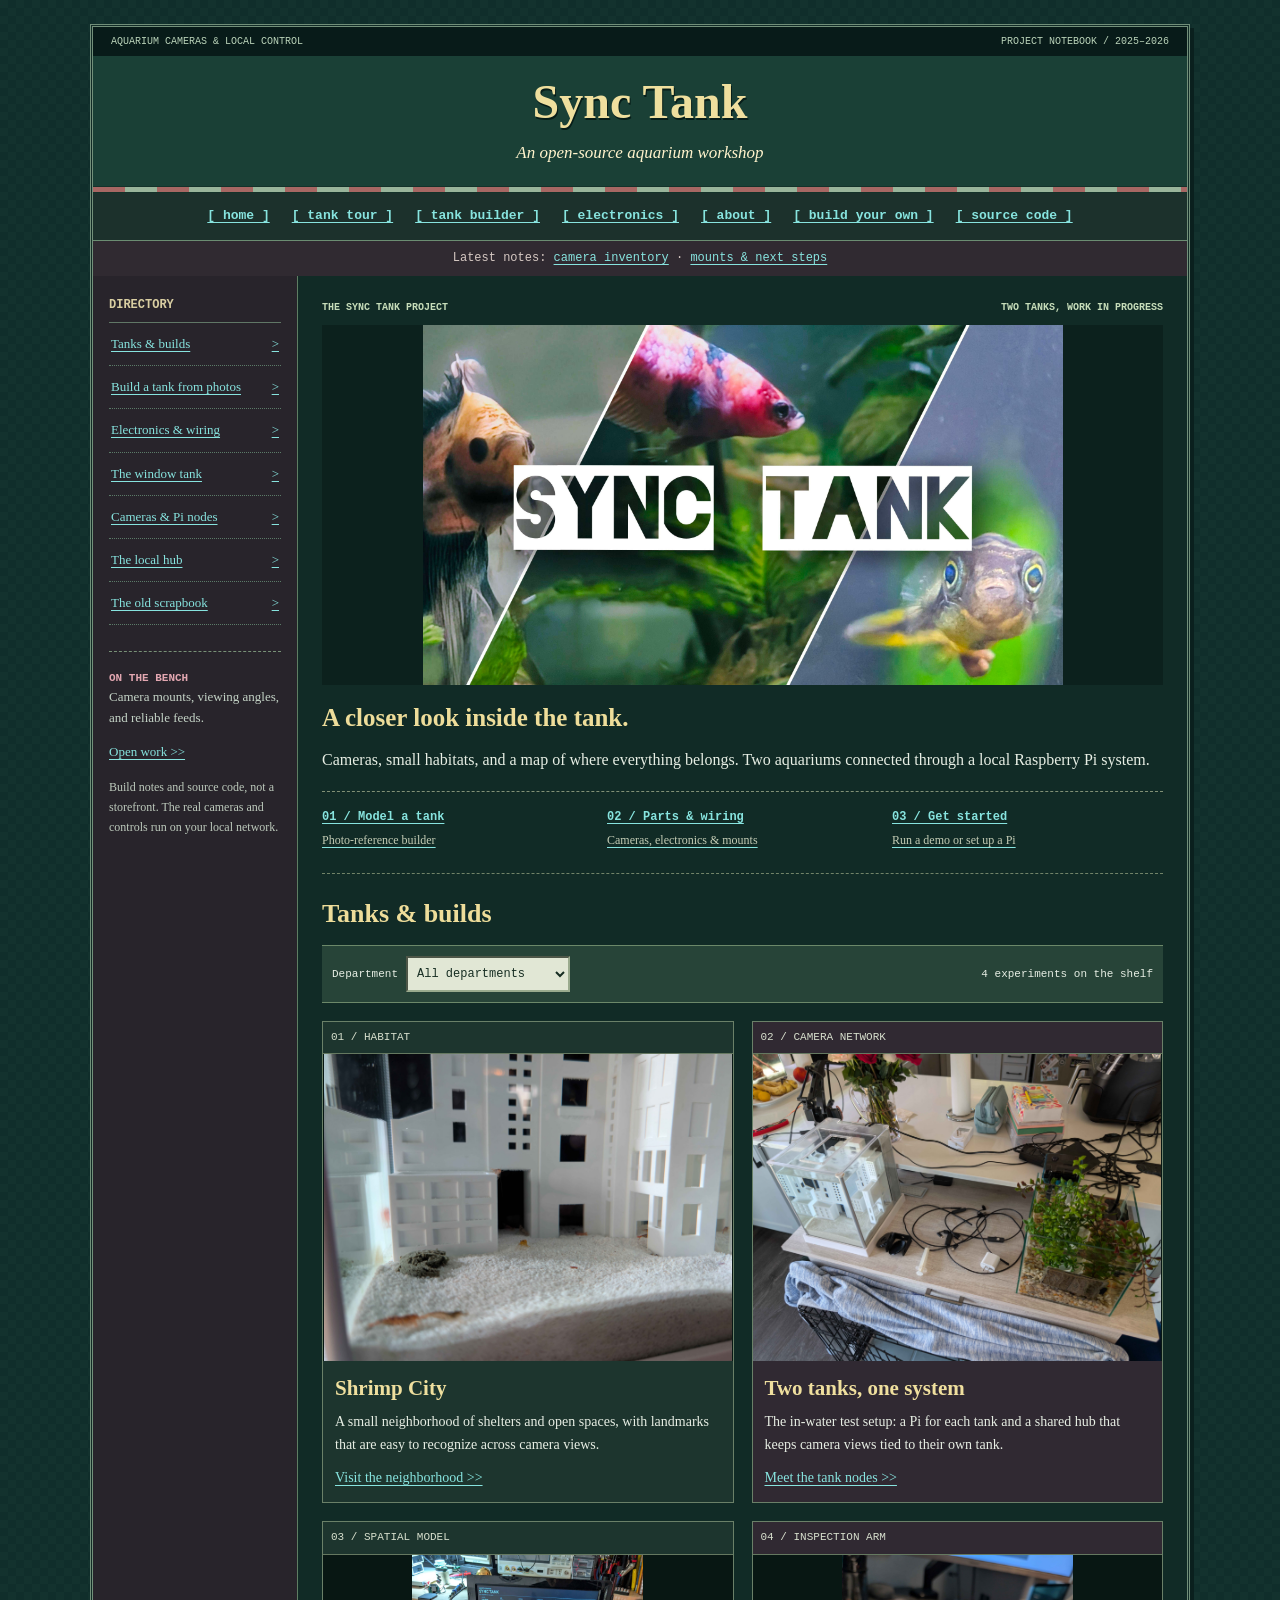
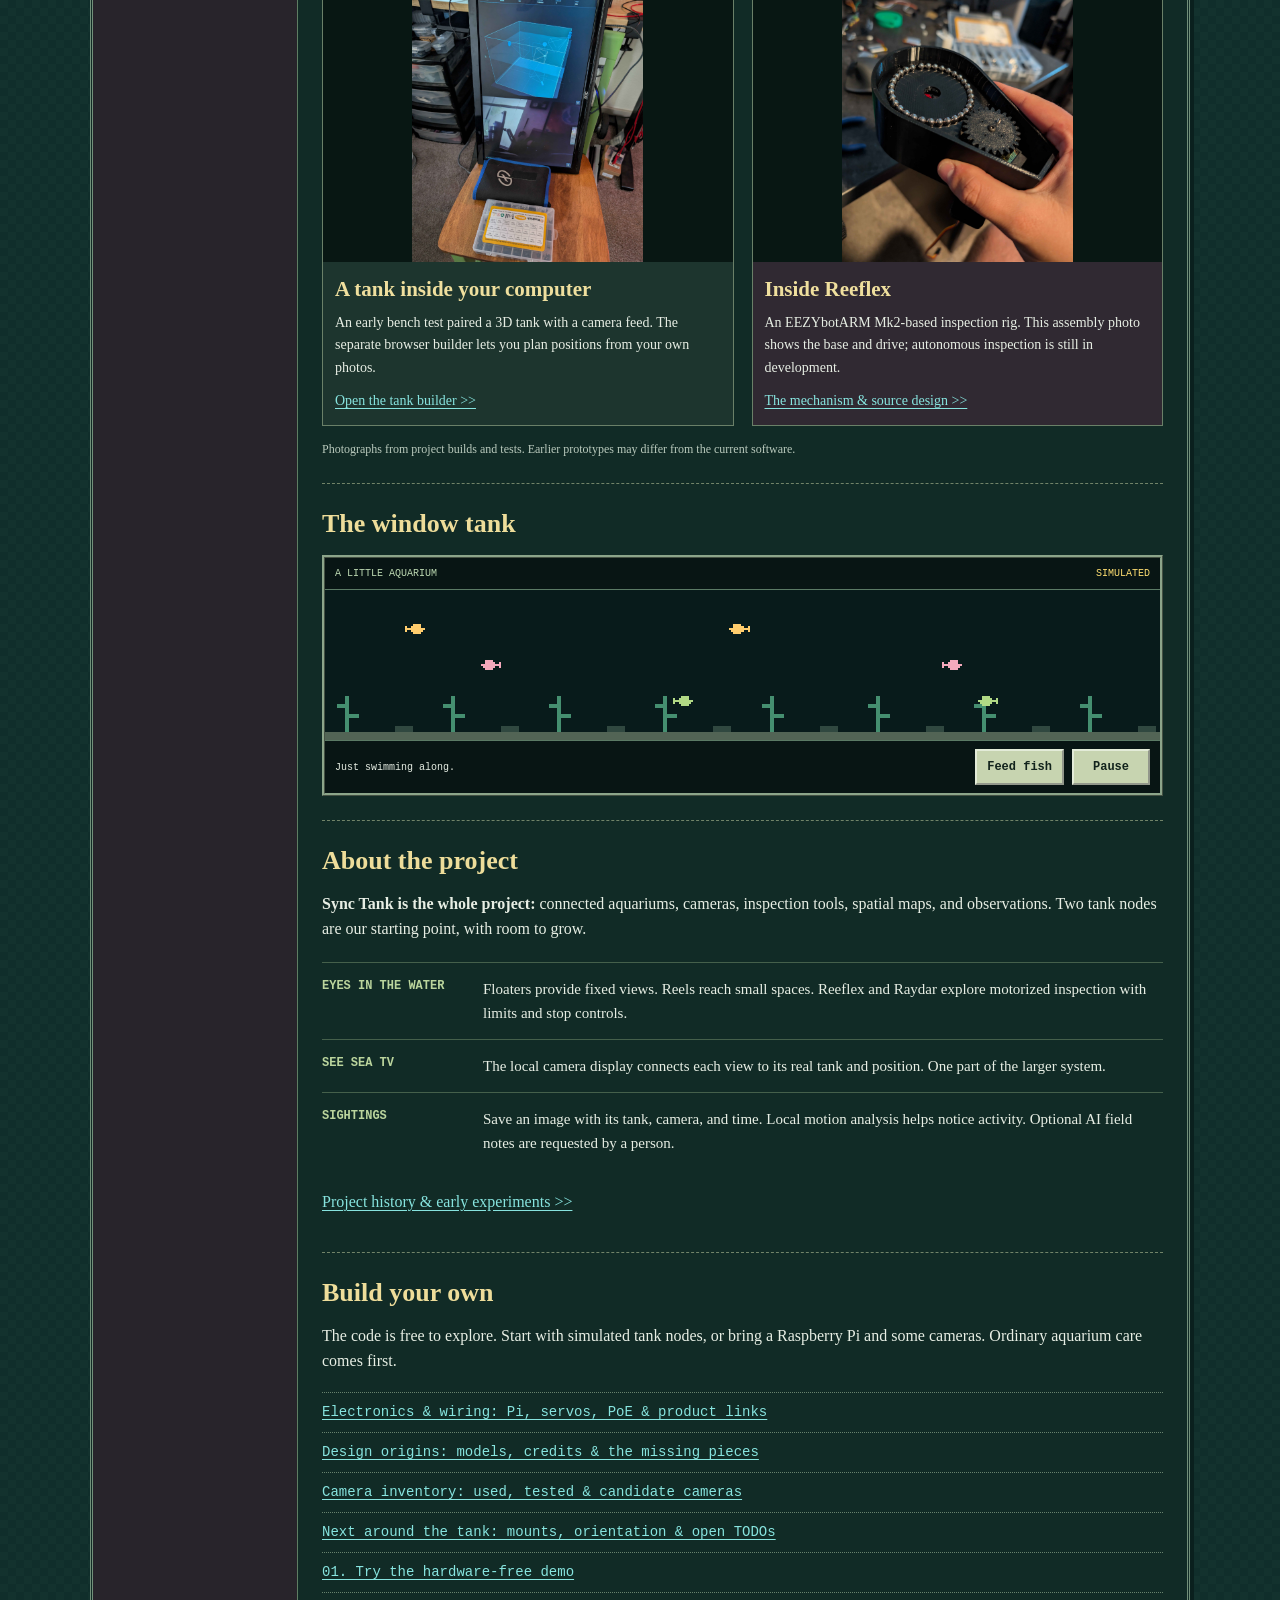
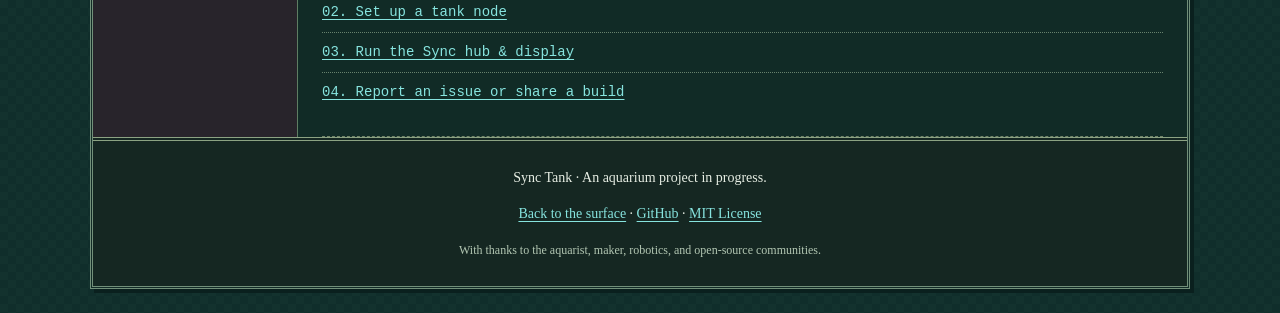
<file: index.html>
<!doctype html>
<html lang="en">
<head>
  <meta charset="utf-8">
  <meta name="viewport" content="width=device-width, initial-scale=1">
  <meta name="description" content="Sync Tank: aquarium cameras, habitat models, and local control. Explore the builds, plan a tank, and follow the work in progress.">
  <meta name="theme-color" content="#103d36">
  <title>Sync Tank | Aquarium Workshop</title>
  <link rel="stylesheet" href="site/style.css">
  <script src="site/catalog.js" defer></script>
  <script src="site/aquarium.js" defer></script>
</head>
<body id="top">
  <a class="skip" href="#welcome">Skip to the aquarium</a>
  <div class="page">
    <header class="storefront">
      <div class="topline"><span>AQUARIUM CAMERAS &amp; LOCAL CONTROL</span><span>PROJECT NOTEBOOK / 2025&ndash;2026</span></div>
      <div class="shop-sign">
        <div><h1>Sync Tank</h1><p class="sign-subtitle">An open-source aquarium workshop</p></div>
      </div>
      <div class="awning" aria-hidden="true"></div>
      <nav aria-label="Main navigation">
        <a href="#welcome">[ home ]</a>
        <a href="#photos">[ tank tour ]</a>
        <a href="builder.html">[ tank builder ]</a>
        <a href="hardware.html">[ electronics ]</a>
        <a href="#project">[ about ]</a>
        <a href="#build">[ build your own ]</a>
        <a href="https://github.com/looseleif/sync-tank">[ source code ]</a>
      </nav>
      <p class="shop-news">Latest notes: <a href="hardware.html#cameras">camera inventory</a> &middot; <a href="hardware.html#mounting">mounts &amp; next steps</a></p>
    </header>

    <div class="shop-layout">
      <aside class="shop-sidebar" aria-label="Project directory">
        <h2>DIRECTORY</h2>
        <ul class="aisles">
          <li><a href="#photos">Tanks &amp; builds <span>&gt;</span></a></li>
          <li><a href="builder.html">Build a tank from photos <span>&gt;</span></a></li>
          <li><a href="hardware.html">Electronics &amp; wiring <span>&gt;</span></a></li>
          <li><a href="#aquarium">The window tank <span>&gt;</span></a></li>
          <li><a href="https://github.com/looseleif/sync-tank/tree/main/tank#readme">Cameras &amp; Pi nodes <span>&gt;</span></a></li>
          <li><a href="https://github.com/looseleif/sync-tank/tree/main/sync#readme">The local hub <span>&gt;</span></a></li>
          <li><a href="https://github.com/looseleif/sync-tank#project-history">The old scrapbook <span>&gt;</span></a></li>
        </ul>
        <div class="counter-note"><strong>ON THE BENCH</strong><p>Camera mounts, viewing angles, and reliable feeds.</p><a href="hardware.html#mounting">Open work &gt;&gt;</a></div>
        <p class="sidebar-note">Build notes and source code, not a storefront. The real cameras and controls run on your local network.</p>
      </aside>

      <main>
        <section id="welcome" class="welcome">
          <div class="section-label"><span>THE SYNC TANK PROJECT</span><span>TWO TANKS, WORK IN PROGRESS</span></div>
          <img class="banner" src="images/sync.jpg" alt="Original colorful Sync Tank artwork featuring aquarium fish" width="4096" height="2304" fetchpriority="high">
          <div class="welcome-copy">
            <h2>A closer look inside the tank.</h2>
            <p>Cameras, small habitats, and a map of where everything belongs. Two aquariums connected through a local Raspberry Pi system.</p>
            <div class="start-links"><a href="builder.html">01 / Model a tank<span>Photo-reference builder</span></a><a href="hardware.html">02 / Parts &amp; wiring<span>Cameras, electronics &amp; mounts</span></a><a href="https://github.com/looseleif/sync-tank/blob/main/docs/GETTING_STARTED.md">03 / Get started<span>Run a demo or set up a Pi</span></a></div>
          </div>
        </section>

        <section id="photos">
          <div class="section-heading"><h2>Tanks &amp; builds</h2></div>
          <div class="catalog-toolbar" hidden>
            <div class="department-field"><label for="department">Department</label><select id="department"><option value="all">All departments</option><option value="habitat">Habitat</option><option value="hardware">Cameras &amp; hardware</option><option value="software">Software</option></select></div>
            <output id="catalog-count" aria-live="polite">4 experiments on the shelf</output>
          </div>
          <div class="products">
            <article class="product" data-department="habitat">
              <div class="item-label"><span>01 / HABITAT</span></div>
              <a class="product-photo" href="images/readme/shrimp-city-caridina-culls-wide.jpg"><img src="images/readme/shrimp-city-caridina-culls-wide.jpg" alt="Shrimp exploring the structures and open spaces of Shrimp City" loading="lazy" width="640" height="480"></a>
              <div class="product-copy"><h3>Shrimp City</h3><p>A small neighborhood of shelters and open spaces, with landmarks that are easy to recognize across camera views.</p><a href="https://github.com/looseleif/sync-tank#shrimp-city">Visit the neighborhood &gt;&gt;</a></div>
            </article>
            <article class="product" data-department="hardware">
              <div class="item-label"><span>02 / CAMERA NETWORK</span></div>
              <a class="product-photo" href="images/readme/see-sea-tv-in-water-test-setup.jpg"><img src="images/readme/see-sea-tv-in-water-test-setup.jpg" alt="Two aquarium test setups with connected camera and control hardware" loading="lazy" width="640" height="480"></a>
              <div class="product-copy"><h3>Two tanks, one system</h3><p>The in-water test setup: a Pi for each tank and a shared hub that keeps camera views tied to their own tank.</p><a href="https://github.com/looseleif/sync-tank/tree/main/tank#readme">Meet the tank nodes &gt;&gt;</a></div>
            </article>
            <article class="product" data-department="software">
              <div class="item-label"><span>03 / SPATIAL MODEL</span></div>
              <a class="product-photo" href="images/readme/see-sea-tv-dry-bench-demo.jpg"><img src="images/readme/see-sea-tv-dry-bench-demo.jpg" alt="Portrait display on the workbench testing the 3D tank model alongside a camera feed" loading="lazy" width="640" height="480"></a>
              <div class="product-copy"><h3>A tank inside your computer</h3><p>An early bench test paired a 3D tank with a camera feed. The separate browser builder lets you plan positions from your own photos.</p><a href="builder.html">Open the tank builder &gt;&gt;</a></div>
            </article>
            <article class="product" data-department="hardware">
              <div class="item-label"><span>04 / INSPECTION ARM</span></div>
              <a class="product-photo" href="images/readme/reeflex-base-bearings-and-drive.jpg"><img src="images/readme/reeflex-base-bearings-and-drive.jpg" alt="Printed Reeflex base, circular bearing track, gear, and servo" loading="lazy" width="640" height="480"></a>
              <div class="product-copy"><h3>Inside Reeflex</h3><p>An EEZYbotARM Mk2-based inspection rig. This assembly photo shows the base and drive; autonomous inspection is still in development.</p><a href="hardware.html#origins">The mechanism &amp; source design &gt;&gt;</a></div>
            </article>
          </div>
          <p class="catalog-footnote">Photographs from project builds and tests. Earlier prototypes may differ from the current software.</p>
        </section>

        <section id="aquarium">
          <div class="section-heading"><h2>The window tank</h2></div>
          <div class="aquarium">
            <div class="tank-label"><span>A LITTLE AQUARIUM</span><span class="badge">SIMULATED</span></div>
            <canvas id="fish-tank" width="880" height="150" aria-label="Animated pixel fish aquarium. Use the Feed fish button to drop food.">A small pixel aquarium. The Sync Tank project photos and links work without JavaScript.</canvas>
            <div class="tank-controls">
              <span id="tank-status" role="status">Just swimming along.</span>
              <div><button id="feed" type="button" disabled>Feed fish</button><button id="pause" type="button" disabled aria-pressed="false">Pause</button></div>
            </div>
          </div>
          <noscript><p>The fish are taking a nap. All photos and project links work without JavaScript.</p></noscript>
        </section>

        <section id="project">
          <h2>About the project</h2>
          <p><strong>Sync Tank is the whole project:</strong> connected aquariums, cameras, inspection tools, spatial maps, and observations. Two tank nodes are our starting point, with room to grow.</p>
          <dl class="directory">
            <div><dt>EYES IN THE WATER</dt><dd>Floaters provide fixed views. Reels reach small spaces. Reeflex and Raydar explore motorized inspection with limits and stop controls.</dd></div>
            <div><dt>SEE SEA TV</dt><dd>The local camera display connects each view to its real tank and position. One part of the larger system.</dd></div>
            <div><dt>SIGHTINGS</dt><dd>Save an image with its tank, camera, and time. Local motion analysis helps notice activity. Optional AI field notes are requested by a person.</dd></div>
          </dl>
          <p><a href="https://github.com/looseleif/sync-tank#project-history">Project history &amp; early experiments &gt;&gt;</a></p>
        </section>

        <section id="build">
          <h2>Build your own</h2>
          <p>The code is free to explore. Start with simulated tank nodes, or bring a Raspberry Pi and some cameras. Ordinary aquarium care comes first.</p>
          <ul class="links">
            <li><a href="hardware.html">Electronics &amp; wiring: Pi, servos, PoE &amp; product links</a></li>
            <li><a href="https://github.com/looseleif/sync-tank/blob/main/docs/DESIGN_ORIGINS.md">Design origins: models, credits &amp; the missing pieces</a></li>
            <li><a href="hardware.html#cameras">Camera inventory: used, tested &amp; candidate cameras</a></li>
            <li><a href="hardware.html#mounting">Next around the tank: mounts, orientation &amp; open TODOs</a></li>
            <li><a href="https://github.com/looseleif/sync-tank#try-it-without-hardware">01. Try the hardware-free demo</a></li>
            <li><a href="https://github.com/looseleif/sync-tank/tree/main/tank#readme">02. Set up a tank node</a></li>
            <li><a href="https://github.com/looseleif/sync-tank/tree/main/sync#readme">03. Run the Sync hub &amp; display</a></li>
            <li><a href="https://github.com/looseleif/sync-tank/issues">04. Report an issue or share a build</a></li>
          </ul>
        </section>
      </main>
    </div>

    <footer>
      <p>Sync Tank &middot; An aquarium project in progress.</p>
      <p><a href="#top">Back to the surface</a> &middot; <a href="https://github.com/looseleif/sync-tank">GitHub</a> &middot; <a href="https://github.com/looseleif/sync-tank/blob/main/LICENSE">MIT License</a></p>
      <small>With thanks to the aquarist, maker, robotics, and open-source communities.</small>
    </footer>
  </div>
</body>
</html>
</file>
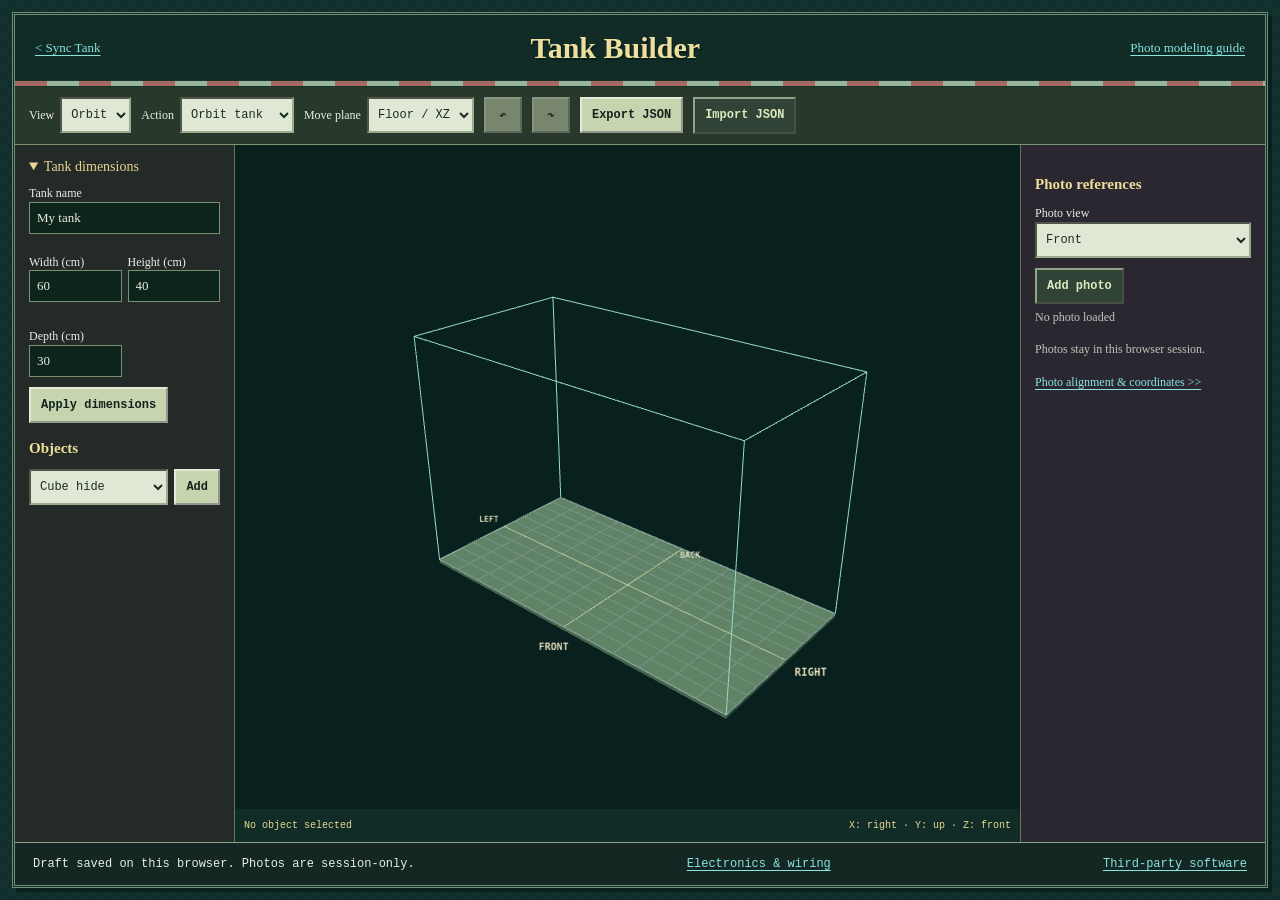
<file: builder.html>
<!doctype html>
<html lang="en">
<head>
  <meta charset="utf-8"><meta name="viewport" content="width=device-width, initial-scale=1">
  <meta name="theme-color" content="#103d36"><title>Tank Builder | Sync Tank</title>
  <link rel="stylesheet" href="site/style.css"><link rel="stylesheet" href="site/builder.css">
  <script type="module" src="site/builder.js"></script>
</head>
<body class="builder-body">
  <div class="page builder-page">
    <header class="builder-header"><a href="index.html">&lt; Sync Tank</a><h1>Tank Builder</h1><a href="https://github.com/looseleif/sync-tank/blob/main/docs/TANK_MODELING.md">Photo modeling guide</a></header>
    <div class="awning" aria-hidden="true"></div>
    <div class="builder-toolbar">
      <label>View <select id="view"><option value="orbit">Orbit</option><option value="front">Front</option><option value="right">Right</option><option value="top">Top</option></select></label>
      <label>Action <select id="interaction"><option value="orbit">Orbit tank</option><option value="move">Move object</option></select></label>
      <label>Move plane <select id="plane"><option value="xz">Floor / XZ</option><option value="xy">Front / XY</option><option value="zy">Side / ZY</option></select></label>
      <button id="undo" title="Undo" aria-label="Undo" disabled>&#8630;</button><button id="redo" title="Redo" aria-label="Redo" disabled>&#8631;</button>
      <button id="export" disabled>Export JSON</button><label class="file-command">Import JSON<input id="import" type="file" accept="application/json,.json" disabled></label>
    </div>
    <div class="workbench">
      <aside class="builder-sidebar">
        <details open><summary>Tank dimensions</summary>
          <label>Tank name<input id="tank-name" maxlength="80" value="My tank"></label>
          <div class="dimensions"><label>Width (cm)<input id="width" type="number" min="10" max="300" value="60"></label><label>Height (cm)<input id="height" type="number" min="10" max="300" value="40"></label><label>Depth (cm)<input id="depth" type="number" min="10" max="300" value="30"></label></div>
          <button id="apply-tank" disabled>Apply dimensions</button>
        </details>
        <div class="inventory"><h2>Objects</h2><div class="add-row"><select id="kind" aria-label="Object type"><option value="hide">Cube hide</option><option value="rock">Rock</option><option value="endo">Endoscope</option><option value="floater">Floater disc</option></select><button id="add" disabled>Add</button></div><ul id="items" aria-label="Tank objects"></ul></div>
        <div id="inspector" hidden><h2 id="selection-title">Selected object</h2>
          <label>Label<input id="label" maxlength="80"></label>
          <label id="mount-field" hidden>Mounting face<select id="mount"><option value="z+">Front</option><option value="z-">Back</option><option value="x-">Left</option><option value="x+">Right</option><option value="y+">Top</option></select></label>
          <label>Left / right <output id="x-value"></output><input id="x" type="range" min="0" max="1" step="0.005"></label>
          <label>Height <output id="y-value"></output><input id="y" type="range" min="0" max="1" step="0.005"></label>
          <label>Back / front <output id="z-value"></output><input id="z" type="range" min="0" max="1" step="0.005"></label>
          <label>Size <output id="size-value"></output><input id="size" type="range" min="1" max="25" step="0.5"></label>
          <div id="aim-fields"><label>Turn <output id="yaw-value"></output><input id="yaw" type="range" min="-180" max="180" step="1"></label><label id="pitch-field">Tilt <output id="pitch-value"></output><input id="pitch" type="range" min="-80" max="80" step="1"></label></div>
          <label id="fov-field">Field of view <output id="fov-value"></output><input id="fov" type="range" min="20" max="110" step="1"></label>
          <label>Observation notes<textarea id="notes" rows="2" maxlength="1000" placeholder="Measured, observed, or estimated"></textarea></label>
          <div class="object-actions"><button id="done">Done</button><button id="unplace">Unplace</button><button id="delete">Delete</button></div>
        </div>
      </aside>
      <div class="stage-wrap"><div id="stage" aria-label="Interactive 3D tank"><p id="loading">Loading the tank...</p></div><div class="stage-footer"><span id="selection-status">No object selected</span><span>X: right &middot; Y: up &middot; Z: front</span></div></div>
      <aside class="reference-panel">
        <h2>Photo references</h2>
        <label>Photo view<select id="photo-view"><option value="front">Front</option><option value="right">Right side</option><option value="top">Top</option></select></label>
        <label class="file-command">Add photo<input id="photo-file" type="file" accept="image/jpeg,image/png,image/webp" disabled></label>
        <p id="photo-name" class="small">No photo loaded</p>
        <div id="photo-tools" hidden><label>Photo action<select id="photo-mode"><option value="inspect">Inspect</option><option value="crop">Crop tank</option><option value="place">Place from photo</option></select></label><canvas id="reference" width="600" height="450" aria-label="Photo reference with tank crop"></canvas><button id="clear-photo">Remove photo</button></div>
        <p class="small">Photos stay in this browser session.</p>
        <a href="https://github.com/looseleif/sync-tank/blob/main/docs/TANK_MODELING.md#photo-workflow">Photo alignment &amp; coordinates &gt;&gt;</a>
      </aside>
    </div>
    <footer class="builder-status"><span id="save-status" role="status">Starting editor...</span><a href="hardware.html">Electronics &amp; wiring</a><a href="site/THIRD_PARTY.md">Third-party software</a></footer>
  </div>
  <noscript><p class="page">The 3D builder needs JavaScript. <a href="https://github.com/looseleif/sync-tank/blob/main/docs/TANK_MODELING.md">Read the tank modeling guide.</a></p></noscript>
</body>
</html>
</file>
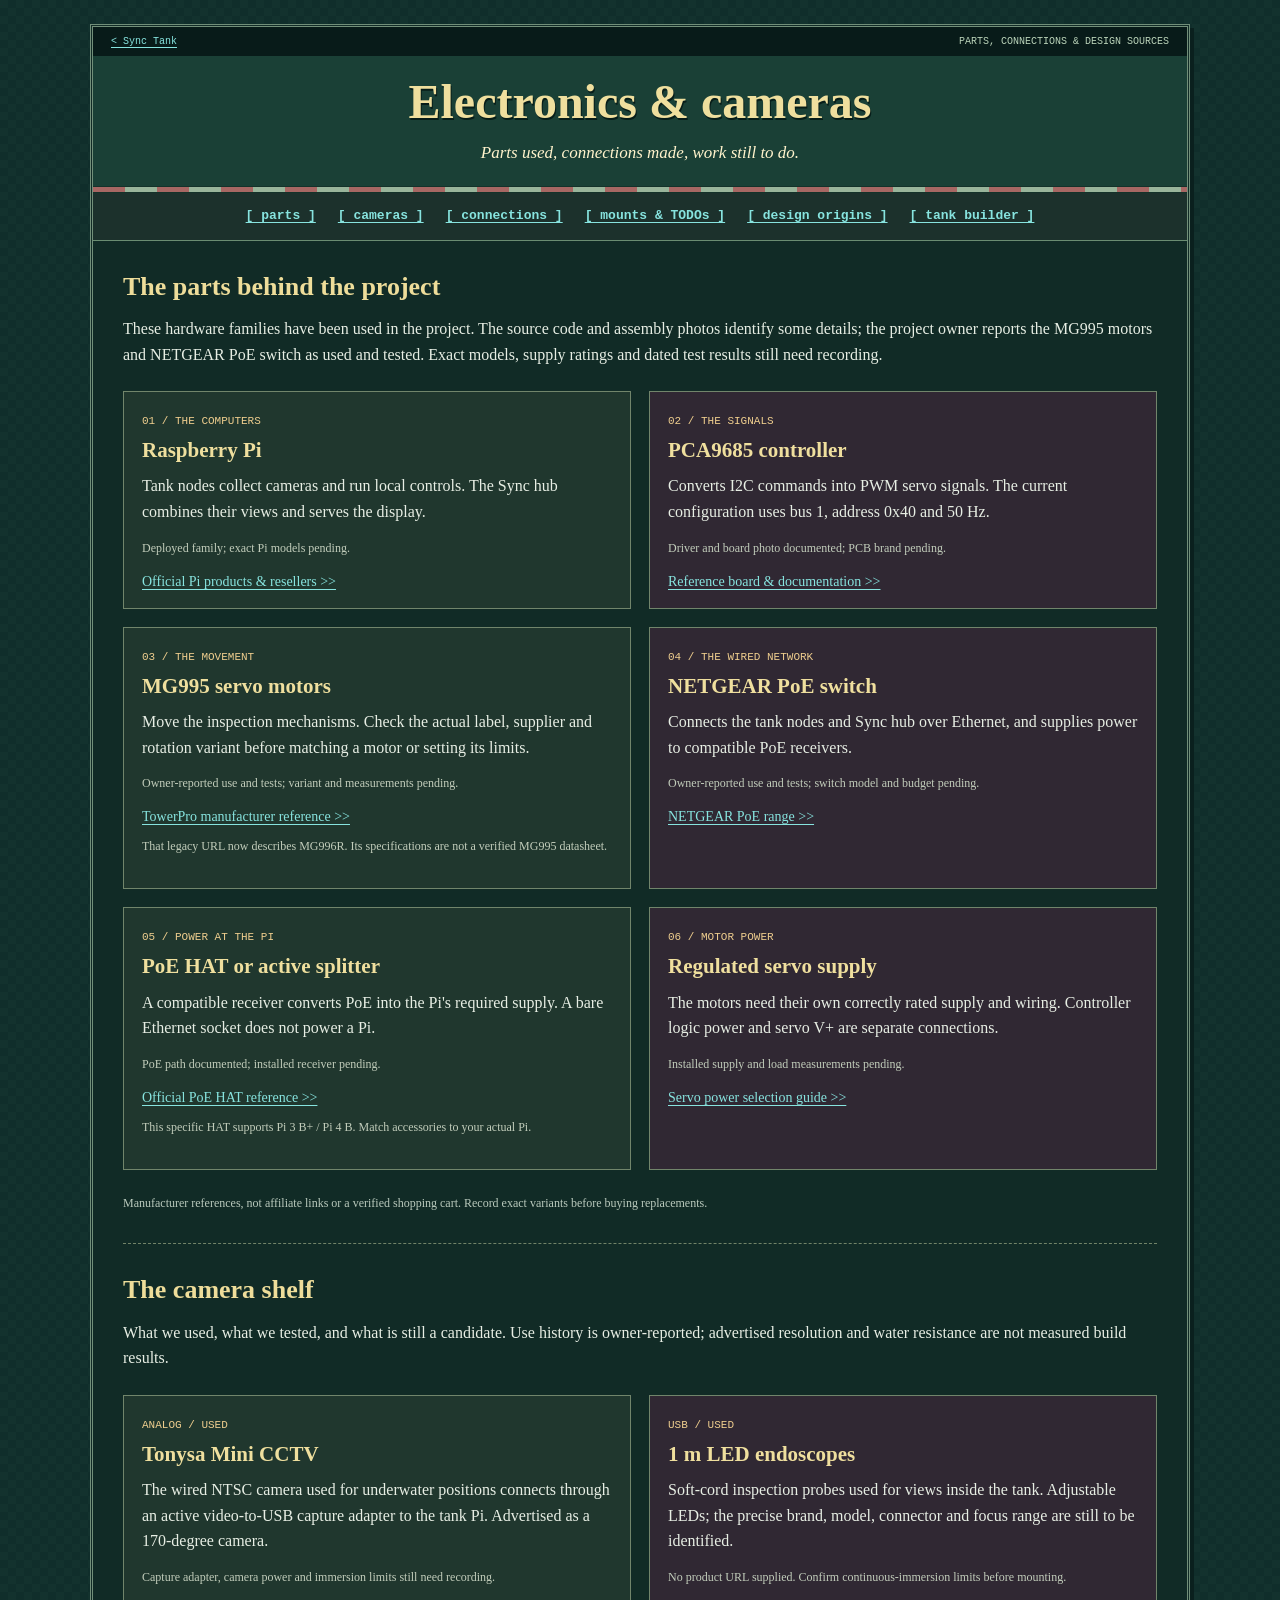
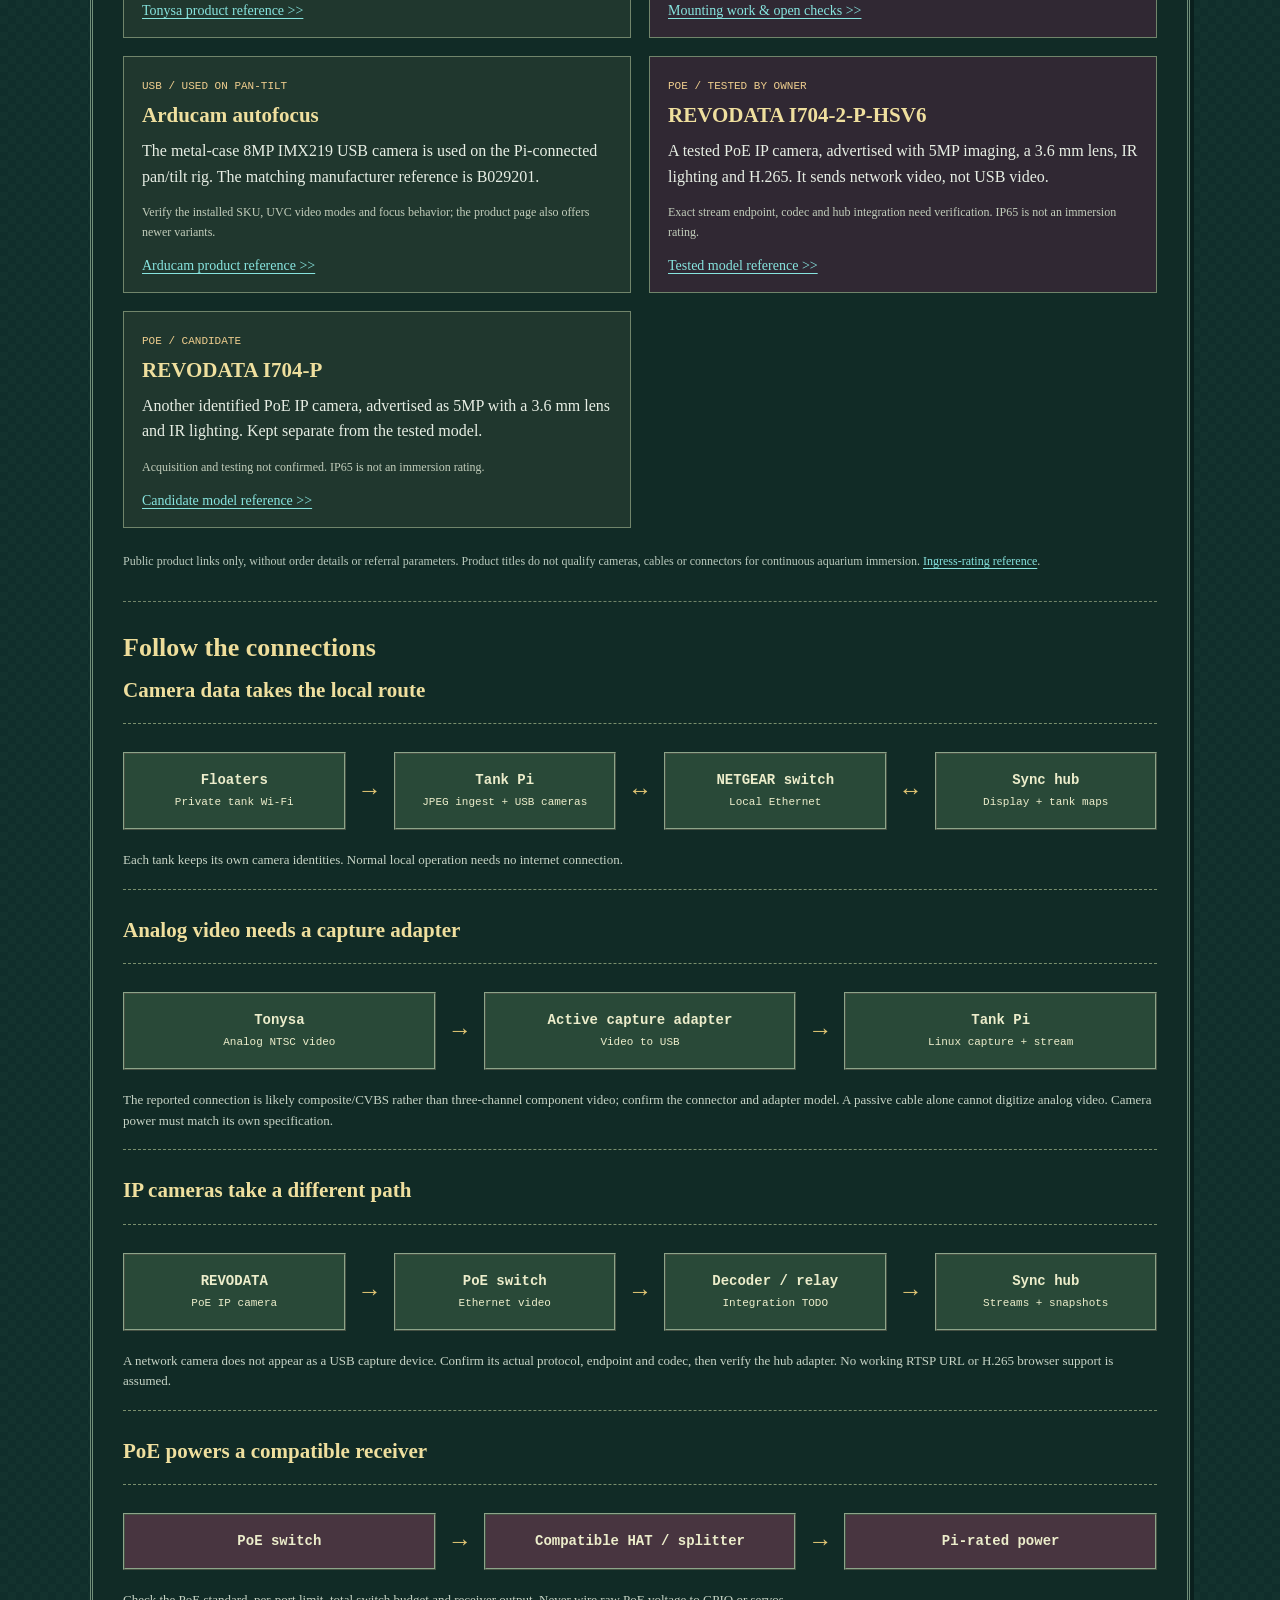
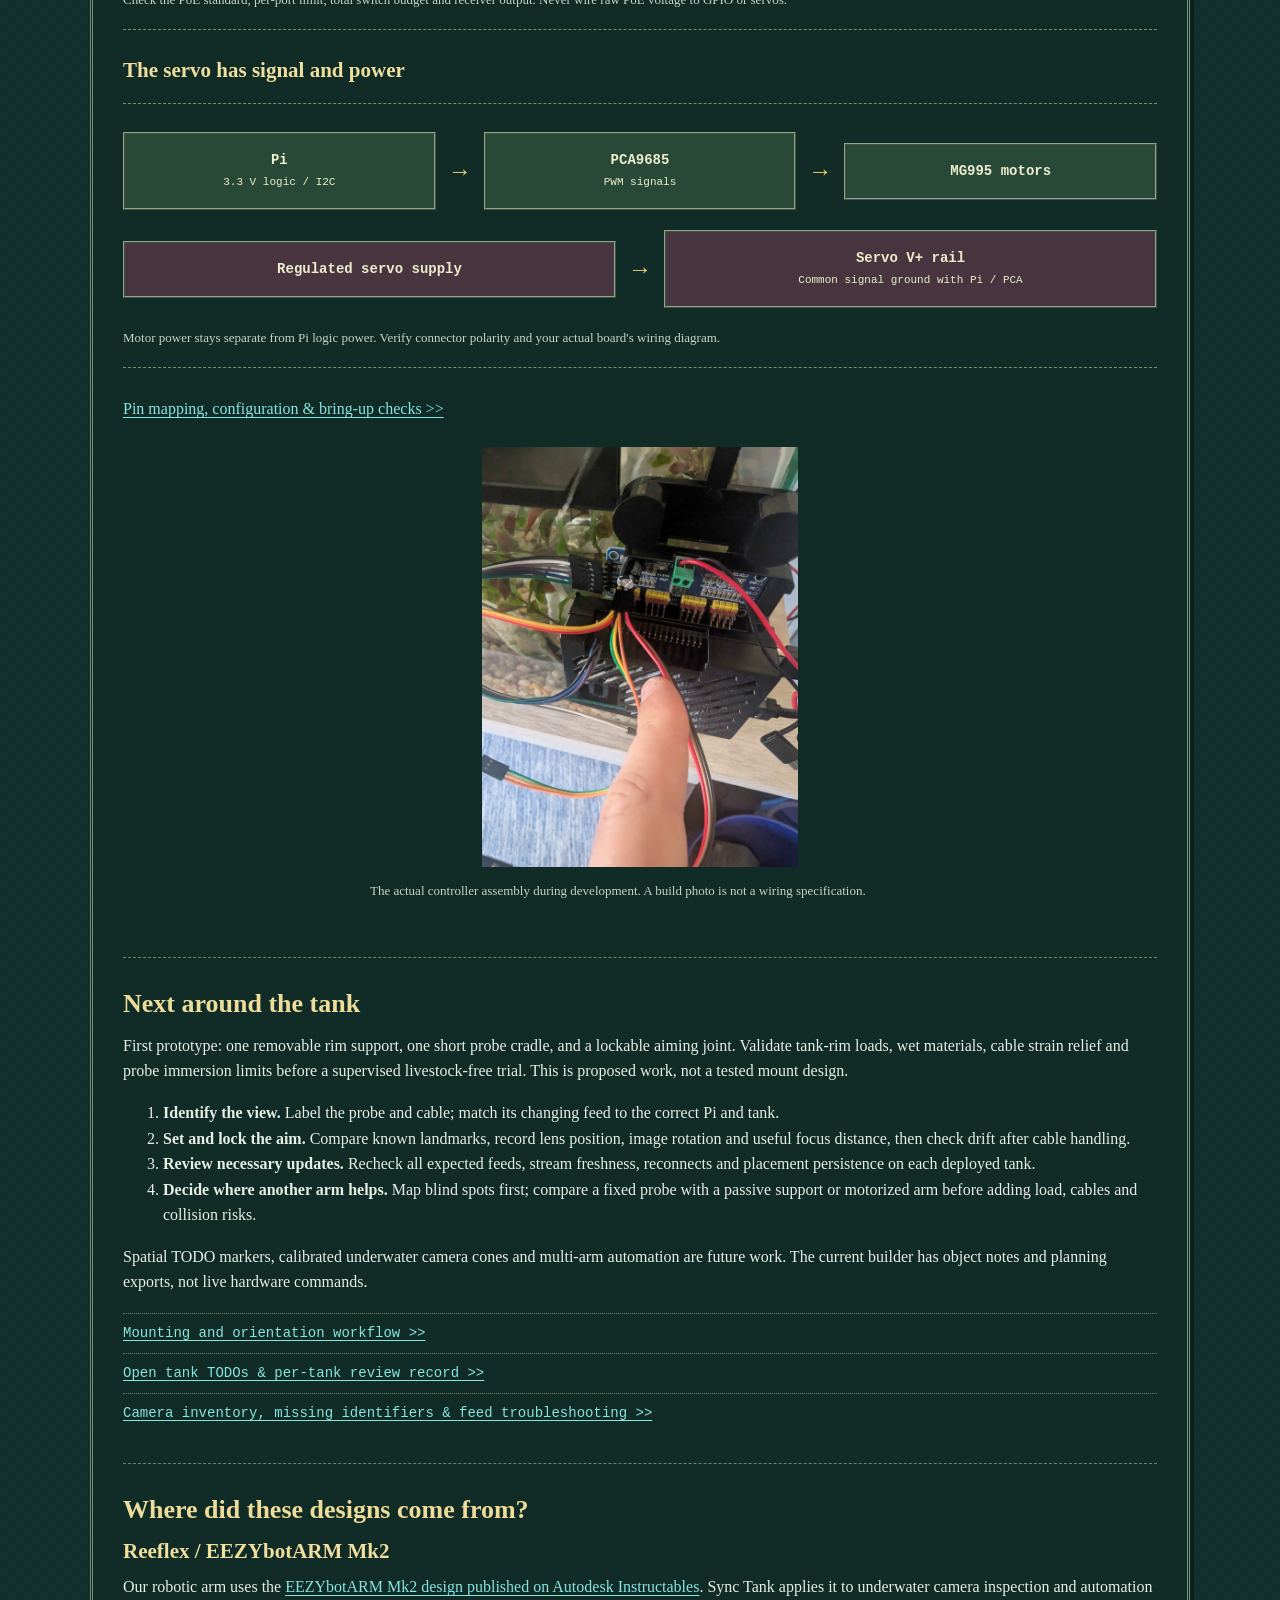
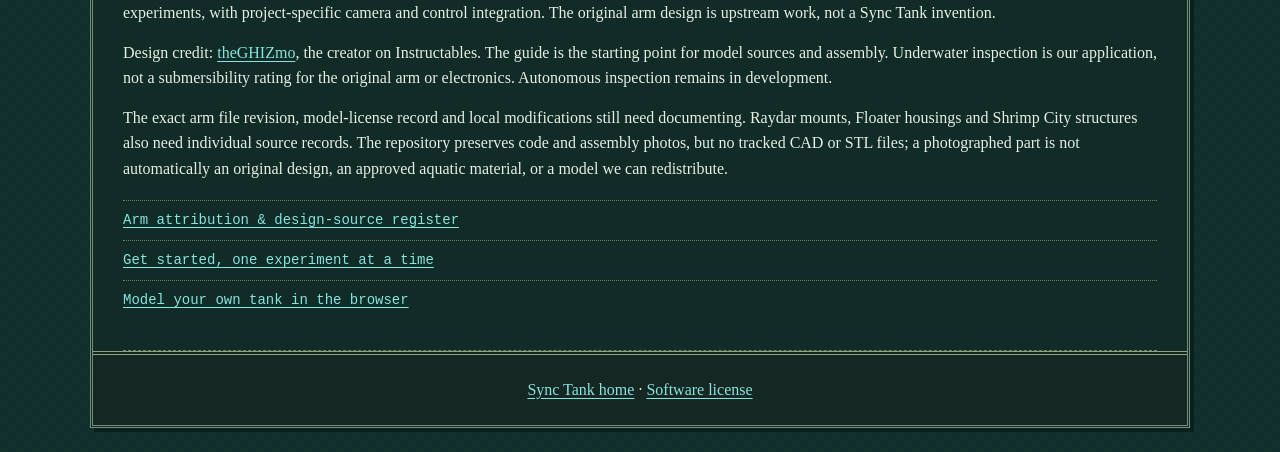
<file: hardware.html>
<!doctype html>
<html lang="en">
<head><meta charset="utf-8"><meta name="viewport" content="width=device-width, initial-scale=1"><meta name="description" content="Sync Tank hardware notes: cameras, Raspberry Pi nodes, servo controls, wiring, and mounting work in progress."><meta name="theme-color" content="#103d36"><title>Electronics &amp; Cameras | Sync Tank</title><link rel="stylesheet" href="site/style.css"><link rel="stylesheet" href="site/hardware.css"></head>
<body><div class="page">
  <a class="skip" href="#parts">Skip to the hardware notes</a>
  <header class="storefront"><div class="topline"><a href="index.html">&lt; Sync Tank</a><span>PARTS, CONNECTIONS &amp; DESIGN SOURCES</span></div><div class="shop-sign"><div><h1>Electronics &amp; cameras</h1><p class="sign-subtitle">Parts used, connections made, work still to do.</p></div></div><div class="awning" aria-hidden="true"></div><nav aria-label="Hardware navigation"><a href="#parts">[ parts ]</a><a href="#cameras">[ cameras ]</a><a href="#connections">[ connections ]</a><a href="#mounting">[ mounts &amp; TODOs ]</a><a href="#origins">[ design origins ]</a><a href="builder.html">[ tank builder ]</a></nav></header>
  <main class="hardware-main">
    <section id="parts"><h2>The parts behind the project</h2><p>These hardware families have been used in the project. The source code and assembly photos identify some details; the project owner reports the MG995 motors and NETGEAR PoE switch as used and tested. Exact models, supply ratings and dated test results still need recording.</p>
      <div class="parts-list">
        <article><span class="part-number">01 / THE COMPUTERS</span><h3>Raspberry Pi</h3><p>Tank nodes collect cameras and run local controls. The Sync hub combines their views and serves the display.</p><p class="part-status">Deployed family; exact Pi models pending.</p><a href="https://www.raspberrypi.com/products/">Official Pi products &amp; resellers &gt;&gt;</a></article>
        <article><span class="part-number">02 / THE SIGNALS</span><h3>PCA9685 controller</h3><p>Converts I2C commands into PWM servo signals. The current configuration uses bus 1, address 0x40 and 50 Hz.</p><p class="part-status">Driver and board photo documented; PCB brand pending.</p><a href="https://www.adafruit.com/product/815">Reference board &amp; documentation &gt;&gt;</a></article>
        <article><span class="part-number">03 / THE MOVEMENT</span><h3>MG995 servo motors</h3><p>Move the inspection mechanisms. Check the actual label, supplier and rotation variant before matching a motor or setting its limits.</p><p class="part-status">Owner-reported use and tests; variant and measurements pending.</p><a href="https://towerpro.com.tw/product/mg995-robot-servo-180-rotation/">TowerPro manufacturer reference &gt;&gt;</a><p class="small">That legacy URL now describes MG996R. Its specifications are not a verified MG995 datasheet.</p></article>
        <article><span class="part-number">04 / THE WIRED NETWORK</span><h3>NETGEAR PoE switch</h3><p>Connects the tank nodes and Sync hub over Ethernet, and supplies power to compatible PoE receivers.</p><p class="part-status">Owner-reported use and tests; switch model and budget pending.</p><a href="https://www.netgear.com/business/wired/switches/poe/">NETGEAR PoE range &gt;&gt;</a></article>
        <article><span class="part-number">05 / POWER AT THE PI</span><h3>PoE HAT or active splitter</h3><p>A compatible receiver converts PoE into the Pi's required supply. A bare Ethernet socket does not power a Pi.</p><p class="part-status">PoE path documented; installed receiver pending.</p><a href="https://www.raspberrypi.com/products/poe-hat/">Official PoE HAT reference &gt;&gt;</a><p class="small">This specific HAT supports Pi 3 B+ / Pi 4 B. Match accessories to your actual Pi.</p></article>
        <article><span class="part-number">06 / MOTOR POWER</span><h3>Regulated servo supply</h3><p>The motors need their own correctly rated supply and wiring. Controller logic power and servo V+ are separate connections.</p><p class="part-status">Installed supply and load measurements pending.</p><a href="https://learn.adafruit.com/adafruit-16-channel-pwm-servo-hat-for-raspberry-pi/powering-servos">Servo power selection guide &gt;&gt;</a></article>
      </div><p class="catalog-footnote">Manufacturer references, not affiliate links or a verified shopping cart. Record exact variants before buying replacements.</p>
    </section>
    <section id="cameras"><h2>The camera shelf</h2><p>What we used, what we tested, and what is still a candidate. Use history is owner-reported; advertised resolution and water resistance are not measured build results.</p>
      <div class="parts-list">
        <article><span class="part-number">ANALOG / USED</span><h3>Tonysa Mini CCTV</h3><p>The wired NTSC camera used for underwater positions connects through an active video-to-USB capture adapter to the tank Pi. Advertised as a 170-degree camera.</p><p class="part-status">Capture adapter, camera power and immersion limits still need recording.</p><a href="https://www.amazon.com/dp/B08HW881QV">Tonysa product reference &gt;&gt;</a></article>
        <article><span class="part-number">USB / USED</span><h3>1 m LED endoscopes</h3><p>Soft-cord inspection probes used for views inside the tank. Adjustable LEDs; the precise brand, model, connector and focus range are still to be identified.</p><p class="part-status">No product URL supplied. Confirm continuous-immersion limits before mounting.</p><a href="#mounting">Mounting work &amp; open checks &gt;&gt;</a></article>
        <article><span class="part-number">USB / USED ON PAN-TILT</span><h3>Arducam autofocus</h3><p>The metal-case 8MP IMX219 USB camera is used on the Pi-connected pan/tilt rig. The matching manufacturer reference is B029201.</p><p class="part-status">Verify the installed SKU, UVC video modes and focus behavior; the product page also offers newer variants.</p><a href="https://www.arducam.com/arducam-autofoucs-imx219-usb-camera-b029201.html">Arducam product reference &gt;&gt;</a></article>
        <article><span class="part-number">POE / TESTED BY OWNER</span><h3>REVODATA I704-2-P-HSV6</h3><p>A tested PoE IP camera, advertised with 5MP imaging, a 3.6 mm lens, IR lighting and H.265. It sends network video, not USB video.</p><p class="part-status">Exact stream endpoint, codec and hub integration need verification. IP65 is not an immersion rating.</p><a href="https://www.amazon.com/dp/B0DK737JCZ">Tested model reference &gt;&gt;</a></article>
        <article><span class="part-number">POE / CANDIDATE</span><h3>REVODATA I704-P</h3><p>Another identified PoE IP camera, advertised as 5MP with a 3.6 mm lens and IR lighting. Kept separate from the tested model.</p><p class="part-status">Acquisition and testing not confirmed. IP65 is not an immersion rating.</p><a href="https://www.amazon.com/dp/B0B17FHLV6">Candidate model reference &gt;&gt;</a></article>
      </div><p class="catalog-footnote">Public product links only, without order details or referral parameters. Product titles do not qualify cameras, cables or connectors for continuous aquarium immersion. <a href="https://whitepapers.axis.com/en-us/quick-guide-to-axis-datasheets">Ingress-rating reference</a>.</p>
    </section>
    <section id="connections"><h2>Follow the connections</h2>
      <h3>Camera data takes the local route</h3>
      <figure class="connection-diagram"><div class="wire-row"><span>Floaters<br><small>Private tank Wi-Fi</small></span><b aria-label="to">&rarr;</b><span>Tank Pi<br><small>JPEG ingest + USB cameras</small></span><b aria-label="bidirectional">&harr;</b><span>NETGEAR switch<br><small>Local Ethernet</small></span><b aria-label="bidirectional">&harr;</b><span>Sync hub<br><small>Display + tank maps</small></span></div><figcaption>Each tank keeps its own camera identities. Normal local operation needs no internet connection.</figcaption></figure>
      <h3>Analog video needs a capture adapter</h3>
      <figure class="connection-diagram"><div class="wire-row"><span>Tonysa<br><small>Analog NTSC video</small></span><b aria-label="to">&rarr;</b><span>Active capture adapter<br><small>Video to USB</small></span><b aria-label="to">&rarr;</b><span>Tank Pi<br><small>Linux capture + stream</small></span></div><figcaption>The reported connection is likely composite/CVBS rather than three-channel component video; confirm the connector and adapter model. A passive cable alone cannot digitize analog video. Camera power must match its own specification.</figcaption></figure>
      <h3>IP cameras take a different path</h3>
      <figure class="connection-diagram"><div class="wire-row"><span>REVODATA<br><small>PoE IP camera</small></span><b aria-label="to">&rarr;</b><span>PoE switch<br><small>Ethernet video</small></span><b aria-label="to">&rarr;</b><span>Decoder / relay<br><small>Integration TODO</small></span><b aria-label="to">&rarr;</b><span>Sync hub<br><small>Streams + snapshots</small></span></div><figcaption>A network camera does not appear as a USB capture device. Confirm its actual protocol, endpoint and codec, then verify the hub adapter. No working RTSP URL or H.265 browser support is assumed.</figcaption></figure>
      <h3>PoE powers a compatible receiver</h3>
      <figure class="connection-diagram power"><div class="wire-row"><span>PoE switch</span><b aria-label="to">&rarr;</b><span>Compatible HAT / splitter</span><b aria-label="to">&rarr;</b><span>Pi-rated power</span></div><figcaption>Check the PoE standard, per-port limit, total switch budget and receiver output. Never wire raw PoE voltage to GPIO or servos.</figcaption></figure>
      <h3>The servo has signal and power</h3>
      <figure class="connection-diagram"><div class="wire-row"><span>Pi<br><small>3.3 V logic / I2C</small></span><b aria-label="to">&rarr;</b><span>PCA9685<br><small>PWM signals</small></span><b aria-label="to">&rarr;</b><span>MG995 motors</span></div><div class="wire-row power"><span>Regulated servo supply</span><b aria-label="to">&rarr;</b><span>Servo V+ rail<br><small>Common signal ground with Pi / PCA</small></span></div><figcaption>Motor power stays separate from Pi logic power. Verify connector polarity and your actual board's wiring diagram.</figcaption></figure>
      <p><a href="https://github.com/looseleif/sync-tank/blob/main/docs/HARDWARE.md#raspberry-pi-to-pca9685">Pin mapping, configuration &amp; bring-up checks &gt;&gt;</a></p>
      <figure class="bench-photo"><img src="images/readme/reeflex-servo-control-board.jpg" alt="The project's PCA9685 servo controller and field wiring on the Reeflex assembly" loading="lazy" width="800" height="600"><figcaption>The actual controller assembly during development. A build photo is not a wiring specification.</figcaption></figure>
    </section>
    <section id="mounting"><h2>Next around the tank</h2><p>First prototype: one removable rim support, one short probe cradle, and a lockable aiming joint. Validate tank-rim loads, wet materials, cable strain relief and probe immersion limits before a supervised livestock-free trial. This is proposed work, not a tested mount design.</p><ol><li><strong>Identify the view.</strong> Label the probe and cable; match its changing feed to the correct Pi and tank.</li><li><strong>Set and lock the aim.</strong> Compare known landmarks, record lens position, image rotation and useful focus distance, then check drift after cable handling.</li><li><strong>Review necessary updates.</strong> Recheck all expected feeds, stream freshness, reconnects and placement persistence on each deployed tank.</li><li><strong>Decide where another arm helps.</strong> Map blind spots first; compare a fixed probe with a passive support or motorized arm before adding load, cables and collision risks.</li></ol><p>Spatial TODO markers, calibrated underwater camera cones and multi-arm automation are future work. The current builder has object notes and planning exports, not live hardware commands.</p><ul class="links"><li><a href="https://github.com/looseleif/sync-tank/blob/main/docs/CAMERA_MOUNTING.md">Mounting and orientation workflow &gt;&gt;</a></li><li><a href="https://github.com/looseleif/sync-tank/blob/main/docs/TANK_TODO.md">Open tank TODOs &amp; per-tank review record &gt;&gt;</a></li><li><a href="https://github.com/looseleif/sync-tank/blob/main/docs/HARDWARE.md#camera-inventory-and-feed-paths">Camera inventory, missing identifiers &amp; feed troubleshooting &gt;&gt;</a></li></ul></section>
    <section id="origins"><h2>Where did these designs come from?</h2><h3>Reeflex / EEZYbotARM Mk2</h3><p>Our robotic arm uses the <a href="https://www.instructables.com/EEZYbotARM-Mk2-3D-Printed-Robot/">EEZYbotARM Mk2 design published on Autodesk Instructables</a>. Sync Tank applies it to underwater camera inspection and automation experiments, with project-specific camera and control integration. The original arm design is upstream work, not a Sync Tank invention.</p><p>Design credit: <a href="https://www.instructables.com/member/theGHIZmo/">theGHIZmo</a>, the creator on Instructables. The guide is the starting point for model sources and assembly. Underwater inspection is our application, not a submersibility rating for the original arm or electronics. Autonomous inspection remains in development.</p><p>The exact arm file revision, model-license record and local modifications still need documenting. Raydar mounts, Floater housings and Shrimp City structures also need individual source records. The repository preserves code and assembly photos, but no tracked CAD or STL files; a photographed part is not automatically an original design, an approved aquatic material, or a model we can redistribute.</p><ul class="links"><li><a href="https://github.com/looseleif/sync-tank/blob/main/docs/DESIGN_ORIGINS.md#reeflex--eezybotarm-mk2">Arm attribution &amp; design-source register</a></li><li><a href="https://github.com/looseleif/sync-tank/blob/main/docs/GETTING_STARTED.md">Get started, one experiment at a time</a></li><li><a href="builder.html">Model your own tank in the browser</a></li></ul></section>
  </main><footer><a href="index.html">Sync Tank home</a> &middot; <a href="https://github.com/looseleif/sync-tank/blob/main/LICENSE">Software license</a></footer>
</div></body></html>
</file>
<file: site/style.css>
:root { color-scheme: dark; font-family: Georgia, "Times New Roman", serif; color: #e7eee4; background: #08332f; }
* { box-sizing: border-box; letter-spacing: 0; }
[hidden] { display: none !important; }
html { scroll-padding-top: 18px; }
body { margin: 0; padding: 24px 18px; background: repeating-conic-gradient(#102e2b 0% 25%, #13322e 0% 50%) 0 0 / 16px 16px; }
a { color: #87e4df; text-underline-offset: 3px; }
a:visited { color: #d1b8ee; }
a:hover { color: #ffee78; }
a:focus-visible, button:focus-visible, select:focus-visible { outline: 3px solid #ffdc65; outline-offset: 4px; }
.page { max-width: 1100px; margin: auto; border: 3px double #718f79; background: #112b26; box-shadow: 4px 4px 0 #0a201e; }
.topline { display: flex; flex-wrap: wrap; justify-content: space-between; gap: 6px; padding: 7px 18px; background: #081b19; color: #bad3b9; font: 10px/1.5 "Courier New", monospace; }
.shop-sign { display: flex; justify-content: center; align-items: center; gap: 18px; padding: 16px 25px 20px; text-align: center; background: #1a4036; }
h1 { font: bold 48px/1.1 Georgia, serif; color: #efdf9e; text-shadow: 1px 2px 0 #071d19; margin: 4px 0 10px; }
.sign-subtitle { margin: 0; color: #fff3cc; font-style: italic; font-size: 17px; }
.awning { height: 7px; border-block: 1px solid #14322a; background: repeating-linear-gradient(90deg, #a76763 0 32px, #99b59b 32px 64px); }
nav { display: flex; flex-wrap: wrap; justify-content: center; gap: 8px 22px; padding: 13px 12px; background: #1c312c; border-bottom: 1px solid #6b8d72; font: bold 13px/1.6 "Courier New", monospace; }
nav a { white-space: nowrap; }
.shop-news { margin: 0; padding: 8px 18px; text-align: center; background: #302a31; color: #d6c9c3; font: 12px/1.6 "Courier New", monospace; }
.shop-layout { display: grid; grid-template-columns: 205px minmax(0, 1fr); }
.shop-sidebar { padding: 22px 16px; background: #28242b; border-right: 1px solid #5f7e63; }
.shop-sidebar h2 { font: bold 12px "Courier New", monospace; color: #d9cea2; margin: 0; padding: 0 0 10px; border-bottom: 1px solid #607766; }
.aisles { padding: 0; list-style: none; margin: 0 0 26px; }
.aisles li { border-bottom: 1px dotted #5b7a68; }
.aisles a { display: flex; justify-content: space-between; gap: 8px; padding: 12px 2px; font-size: 13px; line-height: 1.4; }
.sidebar-note { margin: 18px 0 28px; font-size: 12px; line-height: 1.65; color: #bdcabc; }
.counter-note { padding-top: 15px; border-top: 1px dashed #789077; }
.counter-note strong { color: #e3a7b1; font: bold 11px/1.5 "Courier New", monospace; }
.counter-note p { font-size: 13px; color: #c5d4c7; }
.counter-note a { font-size: 13px; }
main { min-width: 0; padding: 0 24px; }
section { padding: 24px 0; border-bottom: 1px dashed #718368; }
p, dd, li { font-size: 16px; line-height: 1.6; }
p { margin: 0 0 14px; }
h2 { font-size: 26px; color: #eedd9a; line-height: 1.2; margin: 0 0 14px; }
h3 { font-size: 21px; line-height: 1.2; color: #efdf9e; margin: 0 0 10px; }
.section-label { display: flex; flex-wrap: wrap; justify-content: space-between; gap: 6px; color: #c7ddba; padding-bottom: 10px; font: bold 10px/1.5 "Courier New", monospace; }
.banner { display: block; width: 100%; height: auto; max-height: 360px; object-fit: contain; background: #0c211d; }
.welcome-copy { padding-top: 18px; }
.welcome-copy h2 { font-size: 25px; }
.start-links { border-top: 1px dashed #809075; margin-top: 18px; display: grid; grid-template-columns: repeat(3, minmax(0, 1fr)); gap: 14px; padding-top: 16px; }
.start-links a { font: bold 12px/1.5 "Courier New", monospace; }
.start-links span { display: block; color: #c5cdb6; font: 12px/1.5 Georgia, serif; margin-top: 5px; }
.section-heading { display: flex; align-items: center; justify-content: space-between; gap: 14px; margin-bottom: 16px; }
.section-heading h2 { margin: 0; }
.catalog-toolbar { display: flex; flex-wrap: wrap; align-items: center; justify-content: space-between; gap: 10px; background: #274438; border-block: 1px solid #6c8869; padding: 10px; margin-bottom: 18px; font: 11px/1.5 "Courier New", monospace; }
.department-field { display: flex; align-items: center; flex-wrap: wrap; gap: 8px; }
select { max-width: 100%; min-height: 36px; border: 2px inset #9aab8e; background: #e1e7d5; color: #172e23; font: 12px "Courier New", monospace; padding: 5px; }
.products { display: grid; grid-template-columns: repeat(2, minmax(0, 1fr)); gap: 18px; }
.product { min-width: 0; display: flex; flex-direction: column; border: 1px solid #6a8068; background: #1d352e; }
.product:nth-child(even) { background: #302932; }
.item-label { padding: 8px; font: 11px/1.4 "Courier New", monospace; color: #d7dfcd; border-bottom: 1px solid #657860; }
.product-photo { display: block; background: #081713; }
.product-photo img { display: block; width: 100%; height: auto; aspect-ratio: 4 / 3; object-fit: contain; }
.product-copy { flex: 1; display: flex; flex-direction: column; padding: 15px 12px 0; }
.product-copy p { font-size: 14px; }
.product-copy a { font-size: 14px; margin-top: auto; padding-bottom: 16px; }
.catalog-footnote { margin: 14px 0 0; font-size: 12px; color: #bacabd; }
.aquarium { border: 3px ridge #8ca58a; background: #081514; }
.tank-label, .tank-controls { display: flex; align-items: center; justify-content: space-between; gap: 8px; padding: 8px 10px; font: 10px/1.5 "Courier New", monospace; }
.tank-label { border-bottom: 1px solid #5b7a65; color: #bcd8b2; }
.badge { color: #ffdf72; }
canvas { display: block; width: 100%; height: 150px; image-rendering: pixelated; }
.tank-controls { border-top: 1px solid #5b7a65; flex-wrap: wrap; }
.tank-controls > div { display: flex; gap: 8px; }
button { color: #12231c; background: #c7d4b0; border: 2px outset #e3ebd8; border-radius: 0; min-height: 36px; min-width: 78px; padding: 5px 10px; font: bold 12px "Courier New", monospace; cursor: pointer; }
button:hover { background: #ffdf72; }
button:active { border-style: inset; }
button:disabled { opacity: .5; cursor: default; }
.directory { margin: 20px 0; }
.directory > div { display: grid; grid-template-columns: 145px 1fr; gap: 16px; padding: 14px 0; border-top: 1px solid #45604b; }
dt { font: bold 12px/1.5 "Courier New", monospace; color: #bbd59d; }
dd { margin: 0; font-size: 15px; }
.links { list-style: none; margin: 18px 0 0; padding: 0; }
.links li { border-top: 1px dotted #67816d; padding: 9px 0; font: 14px/1.5 "Courier New", monospace; }
footer { border-top: 4px double #8ca383; padding: 26px 20px; text-align: center; background: #152722; }
footer p { font-size: 14px; }
footer small { font-size: 12px; line-height: 1.6; color: #b3c7b3; }
.skip { position: absolute; top: -80px; left: 16px; background: #061717; padding: 12px; z-index: 2; }
.skip:focus { top: 8px; }
@media (min-width: 801px) and (max-height: 800px) {
  .shop-sign { padding: 10px 20px; }
  .shop-sign > div { display: flex; flex-wrap: wrap; justify-content: center; align-items: baseline; gap: 8px 20px; }
  .shop-sign h1 { font-size: 38px; margin: 0; }
  nav { padding-block: 8px; }
  .banner { max-height: 240px; }
  #welcome { padding-block: 16px; }
  .start-links span { display: none; }
}
@media (max-width: 800px) {
  .shop-layout { grid-template-columns: 165px minmax(0, 1fr); }
  .shop-sidebar { padding: 18px 12px; }
  main { padding: 0 18px; }
  h1 { font-size: 42px; }
  .directory > div { grid-template-columns: 1fr; gap: 6px; }
}
@media (max-width: 600px) {
  body { padding: 8px; }
  .topline { font-size: 9px; justify-content: center; padding: 6px; }
  .topline span:last-child { display: none; }
  .shop-sign { padding: 10px 12px; gap: 8px; }
  h1 { font-size: 36px; }
  .sign-subtitle { font-size: 13px; max-width: 220px; }
  nav { gap: 6px 12px; font-size: 11px; padding: 8px; }
  .shop-news { font-size: 10px; padding: 8px 10px; }
  .shop-layout { display: flex; flex-direction: column; }
  main { padding: 0 14px; order: 0; }
  .shop-sidebar { order: 1; border-right: 0; border-top: 3px double #769579; }
  .aisles { margin-bottom: 16px; }
  .sidebar-note, .counter-note { text-align: center; max-width: 340px; margin-inline: auto; }
  h2, .welcome-copy h2 { font-size: 23px; }
  #welcome { padding-block: 14px; }
  .welcome-copy { padding-top: 12px; }
  .start-links { grid-template-columns: repeat(3, minmax(0, 1fr)); gap: 8px; margin-top: 10px; padding-top: 10px; }
  .start-links span { display: none; }
  .welcome-copy p { line-height: 1.5; }
  .products { grid-template-columns: 1fr; }
  .section-label { font-size: 8px; }
  .section-label span:last-child { display: none; }
  .catalog-toolbar { gap: 8px; }
  .department-field { width: 100%; }
  .catalog-toolbar select { width: 100%; }
  .tank-label { font-size: 8px; padding: 6px; }
  .tank-controls { justify-content: center; text-align: center; }
}
</file>
<file: site/builder.css>
.builder-body { padding: 12px; }
.builder-page { max-width: 1480px; height: calc(100dvh - 24px); min-height: 500px; display: flex; flex-direction: column; }
.builder-header, .builder-toolbar, .builder-page > .awning, .builder-status { flex-shrink: 0; }
.builder-header { display: flex; align-items: center; justify-content: space-between; gap: 16px; padding: 16px 20px; }
.builder-header h1 { font-size: 30px; margin: 0; }
.builder-header a { font-size: 13px; }
.builder-toolbar { display: flex; align-items: center; flex-wrap: wrap; gap: 10px; padding: 10px 14px; border-bottom: 1px solid #7d9473; background: #28382b; }
.builder-toolbar label { display: flex; align-items: center; gap: 6px; font-size: 12px; }
.builder-toolbar button { min-width: 38px; }
.file-command { position: relative; display: inline-block; cursor: pointer; padding: 8px 10px; font: bold 12px/1.4 "Courier New", monospace; border: 2px outset #91a48a; color: #dce8bd; background: #314336; overflow: hidden; }
.file-command:focus-within { outline: 3px solid #ffdf72; outline-offset: 2px; }
.file-command input { position: absolute; inset: 0; width: 100%; opacity: 0; cursor: pointer; }
.workbench { display: grid; grid-template-columns: 220px minmax(0, 1fr) 245px; flex: 1; min-height: 0; }
.builder-sidebar, .reference-panel { padding: 14px; min-width: 0; min-height: 0; overflow-y: auto; background: #242a27; }
.builder-sidebar { border-right: 1px solid #657657; }
.reference-panel { border-left: 1px solid #657657; background: #2b2730; }
.builder-sidebar h2, .reference-panel h2 { font: bold 15px/1.4 Georgia, serif; margin: 15px 0 10px; }
.builder-sidebar label, .reference-panel label:not(.file-command) { display: block; font-size: 12px; line-height: 1.4; margin: 10px 0; }
.builder-sidebar input:not([type=range]), textarea { width: 100%; padding: 7px; border: 1px solid #799073; border-radius: 0; color: #ebeddf; background: #0c241b; font: 13px Georgia, serif; }
.builder-sidebar select, .reference-panel select { width: 100%; }
input[type=range] { display: block; width: 100%; accent-color: #efd173; min-height: 24px; }
output { float: right; color: #efd173; font: 11px/1.5 "Courier New", monospace; }
summary { cursor: pointer; color: #e7d393; font-size: 14px; }
.dimensions { display: grid; grid-template-columns: 1fr 1fr; gap: 6px; }
.dimensions label { min-width: 0; }
.add-row { display: grid; grid-template-columns: minmax(0, 1fr) auto; gap: 6px; }
.add-row button { min-width: 44px; }
#items { list-style: none; padding: 0; margin: 12px 0; max-height: 180px; overflow-y: auto; }
#items button { background: #263b2f; color: #cee2d1; text-align: left; width: 100%; border: 1px solid #5e7c62; margin-bottom: 5px; font-size: 11px; overflow-wrap: anywhere; }
#items button[aria-pressed=true] { border-color: #ffe173; color: #ffe173; background: #444223; }
.object-actions { display: flex; flex-wrap: wrap; gap: 6px; }
.object-actions button { min-width: 50px; font-size: 11px; }
.stage-wrap { min-width: 0; min-height: 0; display: flex; flex-direction: column; }
#stage { position: relative; flex: 1; min-height: 0; background: #09211e; touch-action: none; }
#stage canvas { width: 100%; height: 100%; position: absolute; inset: 0; image-rendering: auto; }
#loading { padding: 24px; max-width: 460px; font-size: 15px; }
.stage-footer { display: flex; flex-wrap: wrap; justify-content: space-between; padding: 9px; gap: 8px; font: 10px/1.5 "Courier New", monospace; color: #e7d993; }
.small { font-size: 12px; line-height: 1.5; color: #bdc8b8; overflow-wrap: anywhere; }
.reference-panel a { font-size: 12px; line-height: 1.5; }
#reference { width: 100%; height: auto; aspect-ratio: 4 / 3; border: 1px solid #8aa17e; touch-action: none; image-rendering: auto; margin-bottom: 8px; }
.builder-status { display: flex; flex-wrap: wrap; justify-content: space-between; gap: 10px; text-align: left; font: 12px/1.5 "Courier New", monospace; padding: 12px 18px; border-top-width: 1px; }
@media (min-width: 601px) and (max-width: 1000px) { .workbench { grid-template-columns: 195px minmax(0, 1fr); grid-template-rows: minmax(0, 1fr) 190px; } .reference-panel { grid-column: 1 / -1; border-left: 0; border-top: 1px solid #7d9473; } #reference { max-width: 300px; display: block; } .reference-panel select { max-width: 220px; } }
@media (max-width: 600px) { .builder-body { padding: 6px; } .builder-page { height: auto; min-height: calc(100dvh - 12px); } .builder-header { flex-wrap: wrap; padding: 12px; gap: 10px; } .builder-header h1 { font-size: 27px; } .builder-header a { font-size: 11px; } .builder-toolbar { gap: 8px; padding: 10px; } .workbench { display: flex; flex-direction: column; } .stage-wrap { order: -1; position: sticky; top: 0; z-index: 1; background: #112b26; } #stage { min-height: 280px; height: 34svh; max-height: 340px; flex: none; } .builder-sidebar, .reference-panel { overflow-y: visible; } .builder-sidebar { border-right: 0; border-top: 1px solid #7d9473; } .builder-sidebar input[type=range] { min-height: 32px; } .dimensions { grid-template-columns: repeat(3, minmax(0, 1fr)); } }
</file>
<file: site/hardware.css>
.hardware-main { padding: 0 30px; }
.hardware-main section { padding: 30px 0; }
.parts-list { display: grid; grid-template-columns: repeat(2, minmax(0, 1fr)); gap: 18px; margin: 24px 0; }
.parts-list article { border: 1px solid #71856b; padding: 18px; background: #20372e; min-width: 0; }
.parts-list article:nth-child(even) { background: #302833; }
.part-number { color: #efce8e; font: 11px "Courier New", monospace; }
.parts-list h3 { margin-top: 10px; }
.part-status, .small { color: #c2cdbb; font-size: 12px; margin-top: 12px; }
.parts-list a { font-size: 14px; }
.connection-diagram { margin: 20px 0 28px; padding: 18px 0; border-block: 1px dashed #7a8f6d; }
.wire-row { display: flex; align-items: center; justify-content: space-between; gap: 12px; padding: 10px 0; }
.wire-row span { flex: 1; border: 2px ridge #8da58a; background: #294938; color: #ecedcb; padding: 16px 10px; text-align: center; font: bold 14px/1.5 "Courier New", monospace; }
.wire-row small { font: 11px/1.6 "Courier New", monospace; }
.wire-row b { color: #e1c574; font-size: 24px; }
.power .wire-row span, .wire-row.power span { background: #483540; }
figcaption { color: #c7d4c6; font-size: 13px; line-height: 1.6; padding-top: 10px; }
.bench-photo { margin: 25px auto; max-width: 540px; }
.bench-photo img { width: 100%; height: auto; max-height: 420px; object-fit: contain; }
@media (max-width: 700px) { .hardware-main { padding: 0 16px; } .parts-list { grid-template-columns: 1fr; } .wire-row { flex-direction: column; align-items: stretch; } .wire-row b { text-align: center; transform: rotate(90deg); } .hardware-main h2 { font-size: 24px; } .shop-sign h1 { font-size: 32px; } }
</file>
